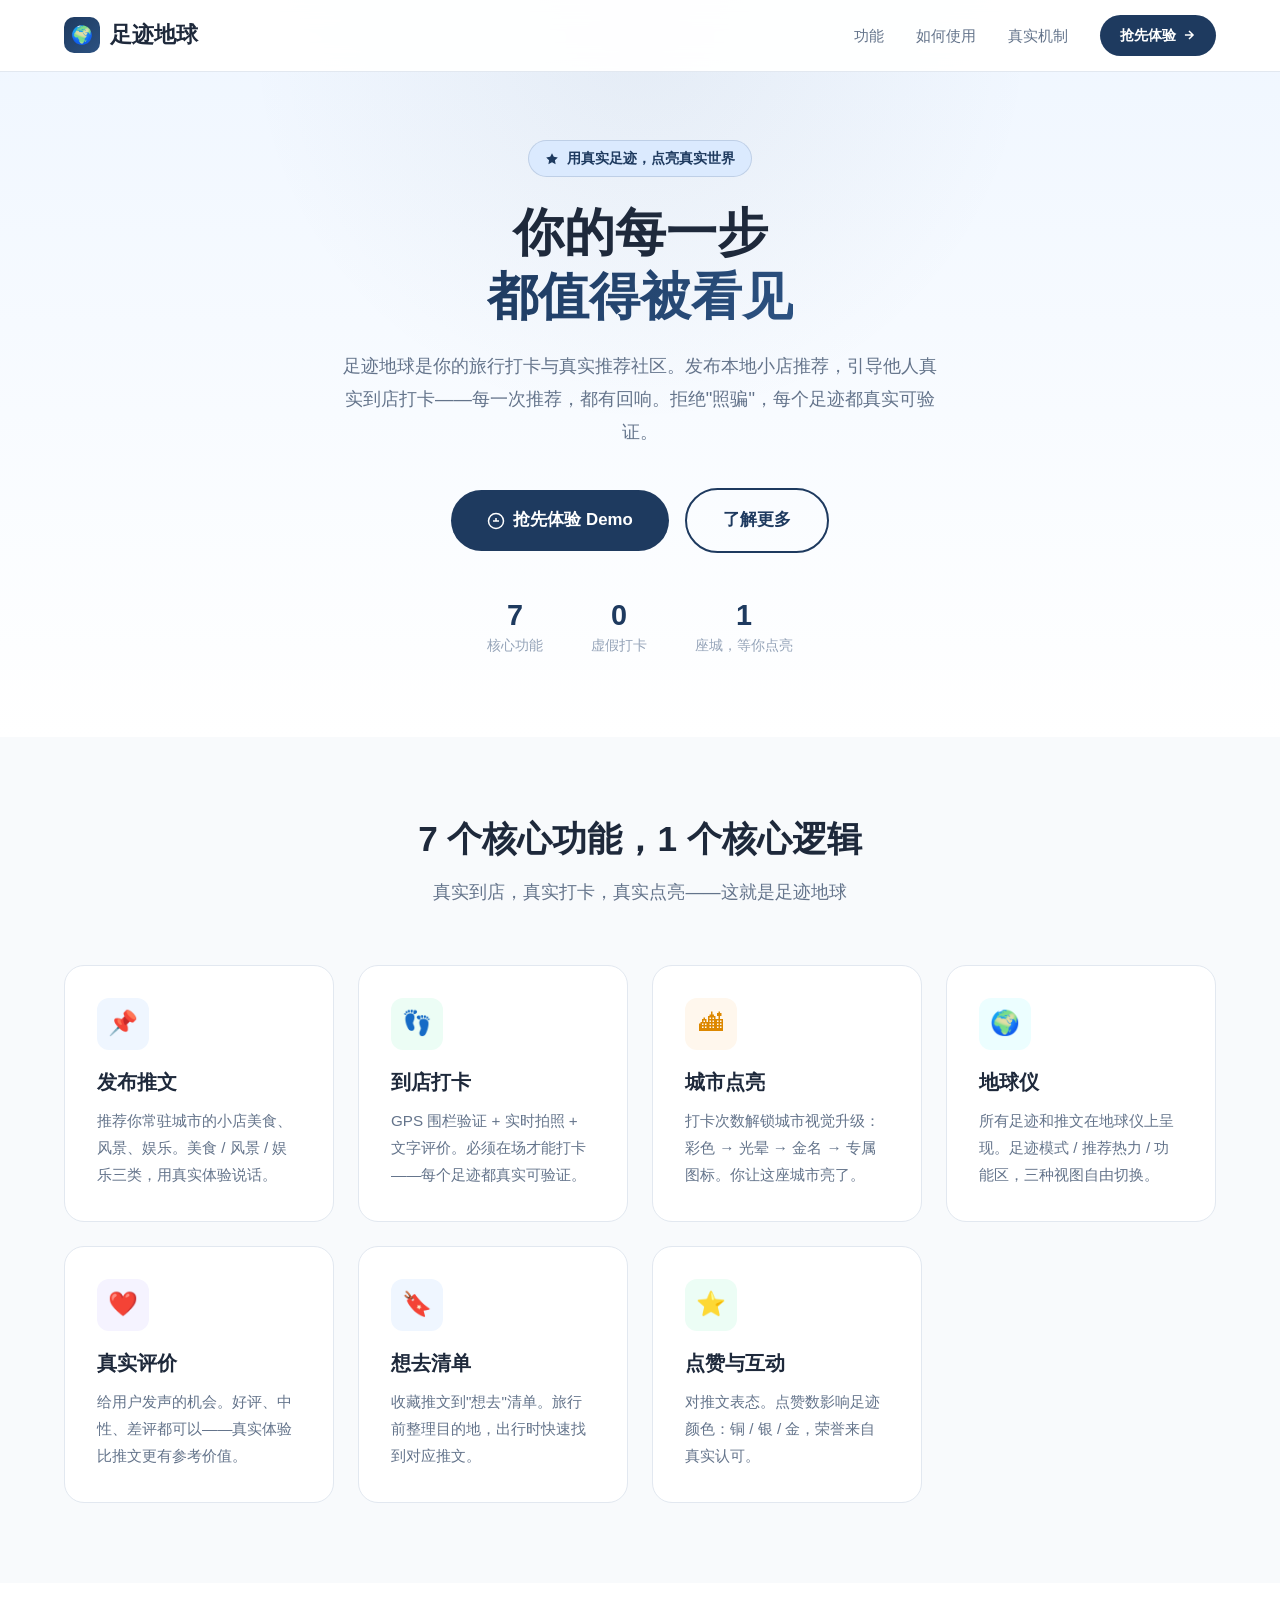
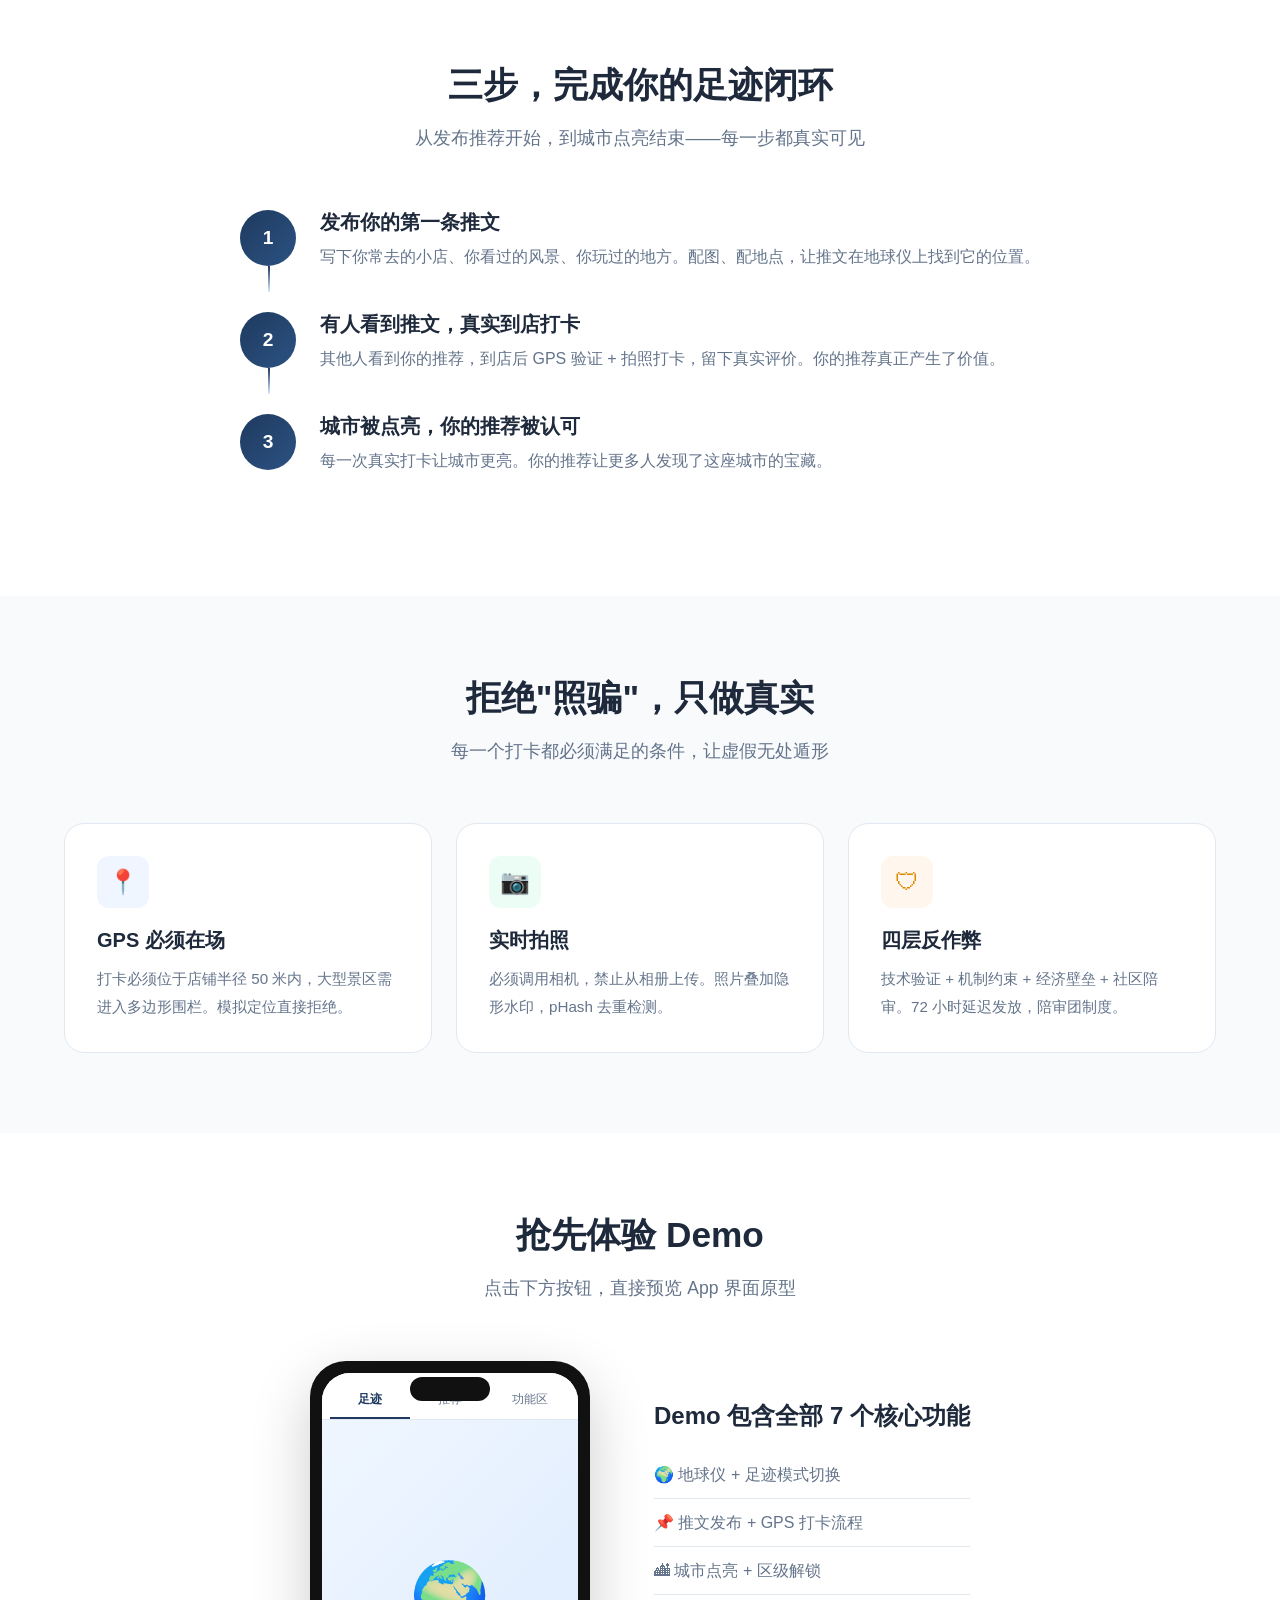
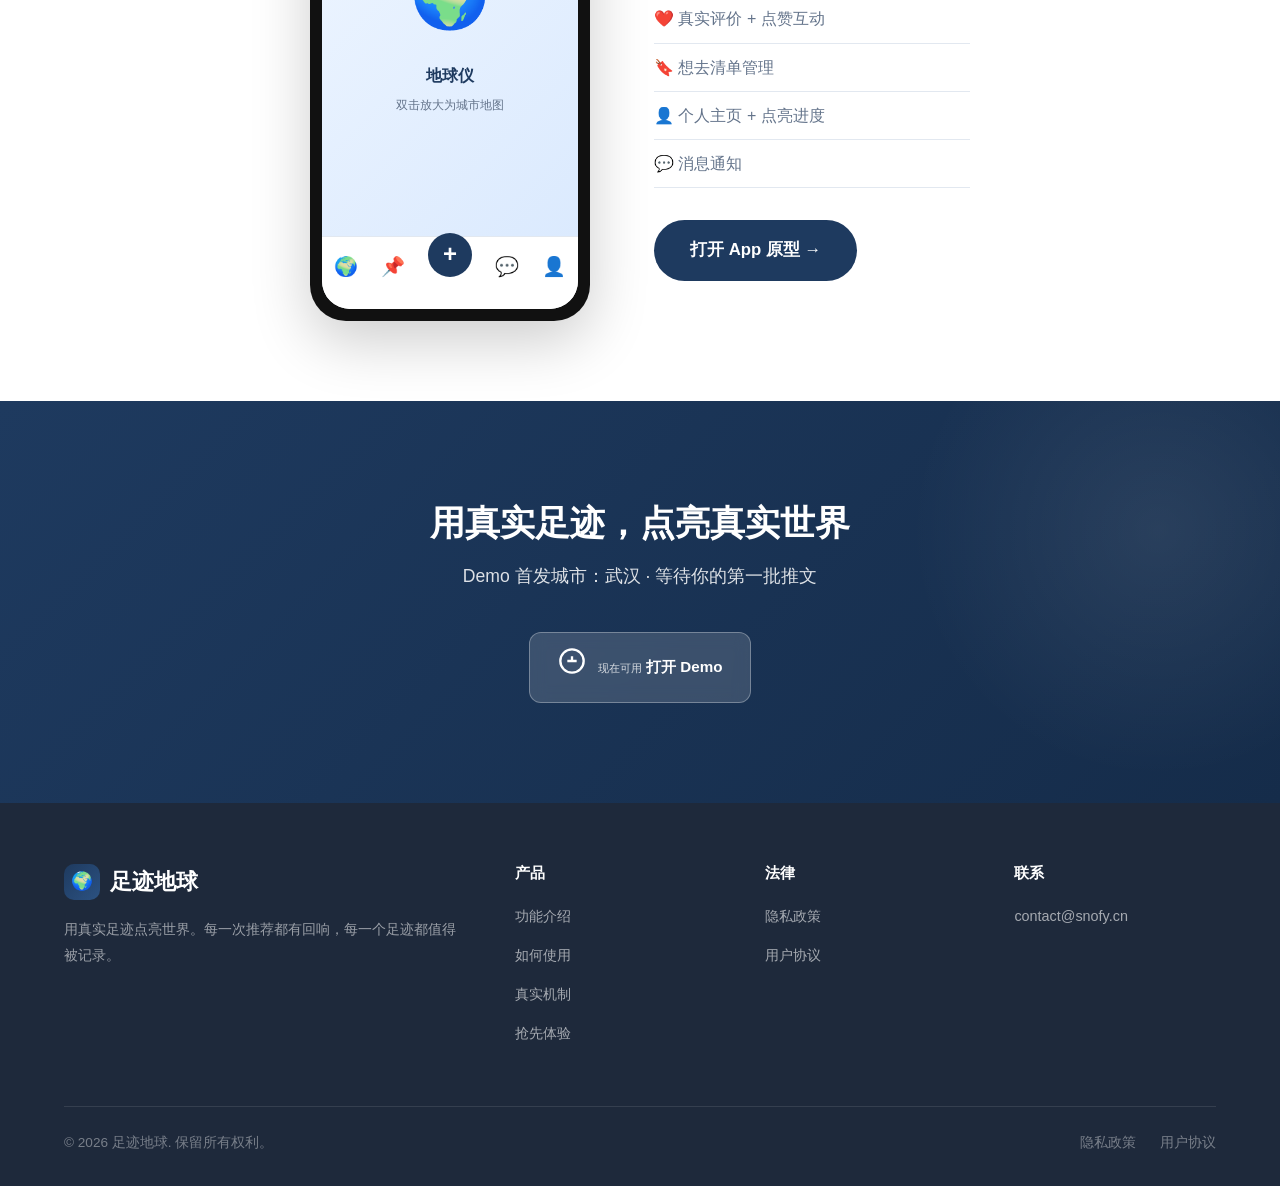
<file: index.html>
<!DOCTYPE html>
<html lang="zh-CN">
<head>
  <meta charset="UTF-8">
  <meta name="viewport" content="width=device-width, initial-scale=1.0">
  <meta name="description" content="足迹地球 — 用真实足迹点亮世界。每一次推荐都有回响，每一个足迹都值得被记录。">
  <meta name="keywords" content="旅游, 打卡, 社交, 真实推荐, 足迹, 城市点亮">
  <meta name="theme-color" content="#1E3A5F">
  <meta name="robots" content="index, follow">

  <meta property="og:title" content="足迹地球 — 用真实足迹点亮世界">
  <meta property="og:description" content="发布本地推荐 → 真实打卡 → 点亮城市。拒绝照骗，每个足迹都真实可验证。">
  <meta property="og:type" content="website">
  <meta property="og:url" content="https://snofy.cn">
  <meta property="og:image" content="https://snofy.cn/assets/images/og-cover.png">

  <title>足迹地球 — 用真实足迹点亮世界</title>

  <link rel="canonical" href="https://snofy.cn">
  <link rel="stylesheet" href="assets/css/style.css">
</head>
<body>

  <header class="header">
    <div class="container header-inner">
      <a href="/" class="logo">
        <div class="logo-icon">🌍</div>
        <span>足迹地球</span>
      </a>
      <nav class="nav">
        <a href="#features" class="nav-link">功能</a>
        <a href="#how" class="nav-link">如何使用</a>
        <a href="#truth" class="nav-link">真实机制</a>
        <a href="app.html" class="nav-cta">
          <span>抢先体验</span>
          <svg width="14" height="14" viewBox="0 0 24 24" fill="none" stroke="currentColor" stroke-width="2.5"><path d="M5 12h14M12 5l7 7-7 7"/></svg>
        </a>
      </nav>
      <button class="mobile-toggle" aria-label="菜单">
        <svg width="24" height="24" viewBox="0 0 24 24" fill="none" stroke="currentColor" stroke-width="2">
          <line x1="3" y1="6" x2="21" y2="6"/><line x1="3" y1="12" x2="21" y2="12"/><line x1="3" y1="18" x2="21" y2="18"/>
        </svg>
      </button>
    </div>
  </header>

  <section class="hero">
    <div class="container">
      <div class="hero-badge fade-in-up">
        <svg width="14" height="14" viewBox="0 0 24 24" fill="currentColor"><path d="M12 2l3.09 6.26L22 9.27l-5 4.87 1.18 6.88L12 17.77l-6.18 3.25L7 14.14 2 9.27l6.91-1.01L12 2z"/></svg>
        用真实足迹，点亮真实世界
      </div>
      <h1 class="fade-in-up delay-1">
        你的每一步<br><span class="highlight">都值得被看见</span>
      </h1>
      <p class="hero-desc fade-in-up delay-2">
        足迹地球是你的旅行打卡与真实推荐社区。发布本地小店推荐，引导他人真实到店打卡——每一次推荐，都有回响。拒绝"照骗"，每个足迹都真实可验证。
      </p>
      <div class="hero-actions fade-in-up delay-3">
        <a href="app.html" class="btn btn-primary btn-lg">
          <svg width="18" height="18" viewBox="0 0 24 24" fill="none" stroke="currentColor" stroke-width="2"><circle cx="12" cy="12" r="10"/><path d="M12 8v4M8 12h8"/></svg>
          抢先体验 Demo
        </a>
        <a href="#how" class="btn btn-outline btn-lg">了解更多</a>
      </div>
      <div class="hero-stats fade-in-up delay-4">
        <div class="hero-stat">
          <div class="hero-stat-num">7</div>
          <div class="hero-stat-label">核心功能</div>
        </div>
        <div class="hero-stat">
          <div class="hero-stat-num">0</div>
          <div class="hero-stat-label">虚假打卡</div>
        </div>
        <div class="hero-stat">
          <div class="hero-stat-num">1</div>
          <div class="hero-stat-label">座城，等你点亮</div>
        </div>
      </div>
    </div>
  </section>

  <section class="section section-alt" id="features">
    <div class="container">
      <div class="section-title">
        <h2>7 个核心功能，1 个核心逻辑</h2>
        <p>真实到店，真实打卡，真实点亮——这就是足迹地球</p>
      </div>
      <div class="grid-4">
        <div class="feature-card">
          <div class="feature-icon feature-icon-blue">📌</div>
          <h3>发布推文</h3>
          <p>推荐你常驻城市的小店美食、风景、娱乐。美食 / 风景 / 娱乐三类，用真实体验说话。</p>
        </div>
        <div class="feature-card">
          <div class="feature-icon feature-icon-green">👣</div>
          <h3>到店打卡</h3>
          <p>GPS 围栏验证 + 实时拍照 + 文字评价。必须在场才能打卡——每个足迹都真实可验证。</p>
        </div>
        <div class="feature-card">
          <div class="feature-icon feature-icon-orange">🏙</div>
          <h3>城市点亮</h3>
          <p>打卡次数解锁城市视觉升级：彩色 → 光晕 → 金名 → 专属图标。你让这座城市亮了。</p>
        </div>
        <div class="feature-card">
          <div class="feature-icon feature-icon-cyan">🌍</div>
          <h3>地球仪</h3>
          <p>所有足迹和推文在地球仪上呈现。足迹模式 / 推荐热力 / 功能区，三种视图自由切换。</p>
        </div>
        <div class="feature-card">
          <div class="feature-icon feature-icon-purple">❤️</div>
          <h3>真实评价</h3>
          <p>给用户发声的机会。好评、中性、差评都可以——真实体验比推文更有参考价值。</p>
        </div>
        <div class="feature-card">
          <div class="feature-icon feature-icon-blue">🔖</div>
          <h3>想去清单</h3>
          <p>收藏推文到"想去"清单。旅行前整理目的地，出行时快速找到对应推文。</p>
        </div>
        <div class="feature-card">
          <div class="feature-icon feature-icon-green">⭐</div>
          <h3>点赞与互动</h3>
          <p>对推文表态。点赞数影响足迹颜色：铜 / 银 / 金，荣誉来自真实认可。</p>
        </div>
      </div>
    </div>
  </section>

  <section class="section" id="how">
    <div class="container">
      <div class="section-title">
        <h2>三步，完成你的足迹闭环</h2>
        <p>从发布推荐开始，到城市点亮结束——每一步都真实可见</p>
      </div>
      <div class="step-list">
        <div class="step-item">
          <div class="step-num">1</div>
          <div class="step-content">
            <h3>发布你的第一条推文</h3>
            <p>写下你常去的小店、你看过的风景、你玩过的地方。配图、配地点，让推文在地球仪上找到它的位置。</p>
          </div>
        </div>
        <div class="step-item">
          <div class="step-num">2</div>
          <div class="step-content">
            <h3>有人看到推文，真实到店打卡</h3>
            <p>其他人看到你的推荐，到店后 GPS 验证 + 拍照打卡，留下真实评价。你的推荐真正产生了价值。</p>
          </div>
        </div>
        <div class="step-item">
          <div class="step-num">3</div>
          <div class="step-content">
            <h3>城市被点亮，你的推荐被认可</h3>
            <p>每一次真实打卡让城市更亮。你的推荐让更多人发现了这座城市的宝藏。</p>
          </div>
        </div>
      </div>
    </div>
  </section>

  <section class="section section-alt" id="truth">
    <div class="container">
      <div class="section-title">
        <h2>拒绝"照骗"，只做真实</h2>
        <p>每一个打卡都必须满足的条件，让虚假无处遁形</p>
      </div>
      <div class="grid-3">
        <div class="feature-card">
          <div class="feature-icon feature-icon-blue">📍</div>
          <h3>GPS 必须在场</h3>
          <p>打卡必须位于店铺半径 50 米内，大型景区需进入多边形围栏。模拟定位直接拒绝。</p>
        </div>
        <div class="feature-card">
          <div class="feature-icon feature-icon-green">📷</div>
          <h3>实时拍照</h3>
          <p>必须调用相机，禁止从相册上传。照片叠加隐形水印，pHash 去重检测。</p>
        </div>
        <div class="feature-card">
          <div class="feature-icon feature-icon-orange">🛡</div>
          <h3>四层反作弊</h3>
          <p>技术验证 + 机制约束 + 经济壁垒 + 社区陪审。72 小时延迟发放，陪审团制度。</p>
        </div>
      </div>
    </div>
  </section>

  <section class="section" id="app">
    <div class="container">
      <div class="section-title">
        <h2>抢先体验 Demo</h2>
        <p>点击下方按钮，直接预览 App 界面原型</p>
      </div>
      <div class="app-showcase">
        <div class="app-phone">
          <div class="app-phone-screen">
            <div class="app-mode-tabs">
              <span class="tab active">足迹</span>
              <span class="tab">推荐</span>
              <span class="tab">功能区</span>
            </div>
            <div class="app-globe-placeholder">
              <div class="globe-icon">🌍</div>
              <p>地球仪</p>
              <small>双击放大为城市地图</small>
            </div>
            <div class="app-bottom-nav">
             <span>🌍</span>
              <span>📌</span>
              <span class="nav-plus">+</span>
              <span>💬</span>
              <span>👤</span>
            </div>
          </div>
        </div>
        <div class="app-description">
          <h3>Demo 包含全部 7 个核心功能</h3>
          <ul class="app-feature-list">
           <li>🌍 地球仪 + 足迹模式切换</li>
           <li>📌 推文发布 + GPS 打卡流程</li>
           <li>🏙 城市点亮 + 区级解锁</li>
            <li>❤️ 真实评价 + 点赞互动</li>
            <li>🔖 想去清单管理</li>
            <li>👤 个人主页 + 点亮进度</li>
            <li>💬 消息通知</li>
          </ul>
          <a href="app.html" class="btn btn-primary btn-lg" style="margin-top: 32px; display: inline-flex;">打开 App 原型 →</a>
        </div>
      </div>
    </div>
  </section>

  <section class="download-section" id="download">
    <div class="container">
      <h2>用真实足迹，点亮真实世界</h2>
      <p style="margin-top: 16px; font-size: 1.1rem;">Demo 首发城市：武汉 · 等待你的第一批推文</p>
      <div class="download-buttons">
        <a href="app.html" class="download-btn">
          <div class="download-btn-icon">
            <svg width="28" height="28" viewBox="0 0 24 24" fill="none" stroke="currentColor" stroke-width="2"><circle cx="12" cy="12" r="10"/><path d="M12 8v4M8 12h8"/></svg>
          </div>
          <div class="download-btn-text">
            <small>现在可用</small>
            <span>打开 Demo</span>
          </div>
        </a>
      </div>
    </div>
  </section>

  <footer class="footer">
    <div class="container">
      <div class="footer-grid">
        <div class="footer-brand">
          <a href="/" class="logo">
            <div class="logo-icon">🌍</div>
            <span>足迹地球</span>
          </a>
          <p>用真实足迹点亮世界。每一次推荐都有回响，每一个足迹都值得被记录。</p>
        </div>
        <div class="footer-col">
          <h4>产品</h4>
          <ul>
            <li><a href="#features">功能介绍</a></li>
            <li><a href="#how">如何使用</a></li>
            <li><a href="#truth">真实机制</a></li>
            <li><a href="#app">抢先体验</a></li>
          </ul>
        </div>
        <div class="footer-col">
          <h4>法律</h4>
          <ul>
            <li><a href="privacy.html">隐私政策</a></li>
            <li><a href="terms.html">用户协议</a></li>
          </ul>
        </div>
        <div class="footer-col">
          <h4>联系</h4>
          <ul>
            <li><a href="mailto:contact@snofy.cn">contact@snofy.cn</a></li>
          </ul>
        </div>
      </div>
      <div class="footer-bottom">
        <span>© 2026 足迹地球. 保留所有权利。</span>
        <div class="footer-bottom-links">
          <a href="privacy.html">隐私政策</a>
          <a href="terms.html">用户协议</a>
        </div>
      </div>
    </div>
  </footer>

  <script src="assets/js/main.js"></script>
</body>
</html>
</file>
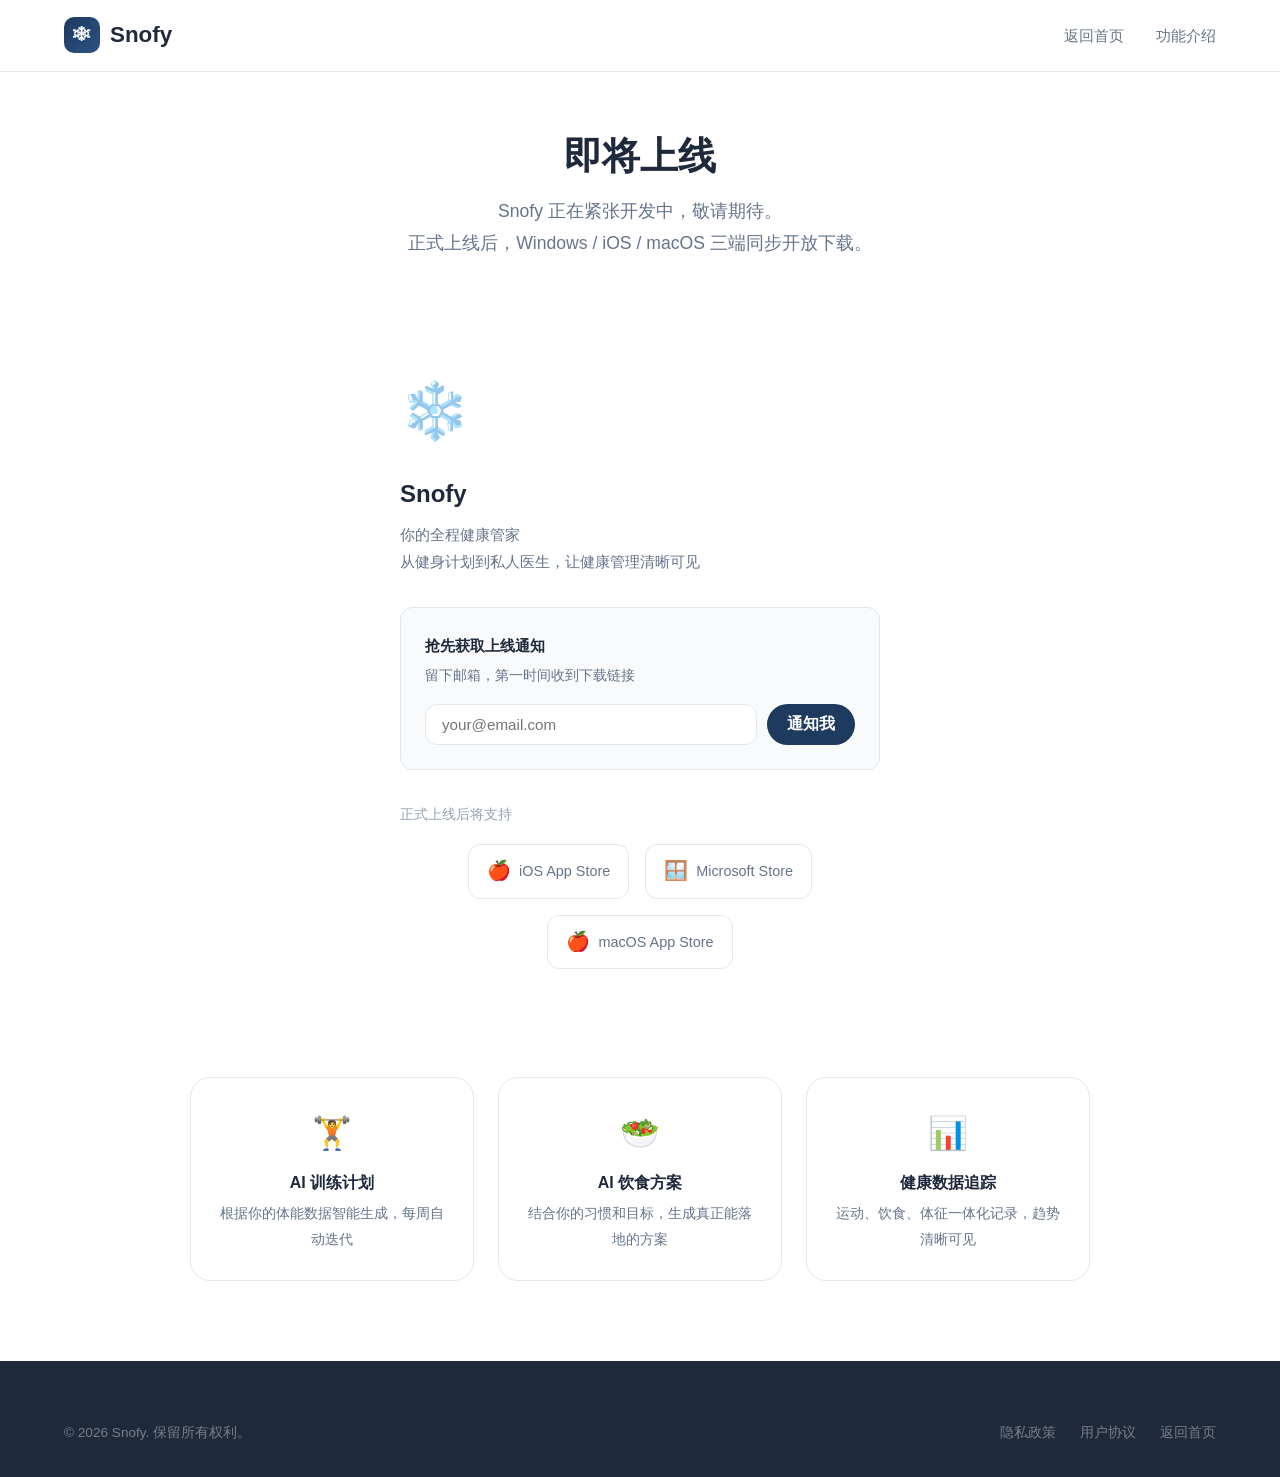
<file: download.html>
<!DOCTYPE html>
<html lang="zh-CN">
<head>
  <meta charset="UTF-8">
  <meta name="viewport" content="width=device-width, initial-scale=1.0">
  <meta name="description" content="下载 Snofy — 你的全程健康管家。支持 Windows、iOS、macOS 三端同步。">
  <title>下载 — Snofy</title>
  <link rel="stylesheet" href="assets/css/style.css">
  <link rel="canonical" href="https://snofy.cn/download.html">
</head>
<body>

  <!-- HEADER -->
  <header class="header">
    <div class="container header-inner">
      <a href="/" class="logo">
        <div class="logo-icon">❄</div>
        <span>Snofy</span>
      </a>
      <nav class="nav">
        <a href="/" class="nav-link">返回首页</a>
        <a href="/#features" class="nav-link">功能介绍</a>
      </nav>
    </div>
  </header>

  <!-- DOWNLOAD PAGE -->
  <section class="section" style="padding-top: calc(var(--header-height) + 60px); min-height: 80vh; display: flex; align-items: center;">
    <div class="container">
      <div class="section-title">
        <h2 style="font-size: 2.4rem;">即将上线</h2>
        <p style="margin-top: 12px;">Snofy 正在紧张开发中，敬请期待。<br>正式上线后，Windows / iOS / macOS 三端同步开放下载。</p>
      </div>

      <!-- Coming Soon Card -->
      <div style="max-width: 560px; margin: 0 auto;">
        <div class="app-preview" style="padding: 48px 40px;">
          <div style="font-size: 3.5rem; margin-bottom: 20px;">❄️</div>
          <h3 style="font-size: 1.5rem; margin-bottom: 12px;">Snofy</h3>
          <p style="color: var(--color-text-secondary); margin-bottom: 32px; font-size: 0.95rem;">你的全程健康管家<br>从健身计划到私人医生，让健康管理清晰可见</p>

          <!-- Notification Form -->
          <div style="background: var(--color-bg-alt); border: 1px solid var(--color-border); border-radius: var(--radius-md); padding: 24px; text-align: left;">
            <p style="font-weight: 600; color: var(--color-text); margin-bottom: 4px; font-size: 0.95rem;">抢先获取上线通知</p>
            <p style="font-size: 0.85rem; margin-bottom: 16px;">留下邮箱，第一时间收到下载链接</p>
            <form id="notify-form" style="display: flex; gap: 10px;" onsubmit="handleNotifySubmit(event)">
              <input
                type="email"
                placeholder="your@email.com"
                required
                style="flex:1; padding: 10px 16px; border: 1.5px solid var(--color-border); border-radius: var(--radius-md); font-size: 0.95rem; outline: none; font-family: inherit; transition: border-color 0.3s;"
                onfocus="this.style.borderColor='var(--color-primary)'"
                onblur="this.style.borderColor='var(--color-border)'"
              >
              <button type="submit" class="btn btn-primary" style="padding: 10px 20px; white-space: nowrap;">
                通知我
              </button>
            </form>
            <p id="notify-success" style="color: var(--color-success); font-size: 0.85rem; margin-top: 12px; display: none;"></p>
          </div>

          <!-- Platform Buttons -->
          <div style="margin-top: 32px;">
            <p style="font-size: 0.9rem; color: var(--color-text-light); margin-bottom: 16px;">正式上线后将支持</p>
            <div style="display: flex; justify-content: center; gap: 16px; flex-wrap: wrap;">
              <div style="display: flex; align-items: center; gap: 8px; padding: 10px 18px; border: 1.5px solid var(--color-border); border-radius: var(--radius-md); font-size: 0.9rem; color: var(--color-text-secondary);">
                <span style="font-size: 1.2rem;">🍎</span>
                <span>iOS App Store</span>
              </div>
              <div style="display: flex; align-items: center; gap: 8px; padding: 10px 18px; border: 1.5px solid var(--color-border); border-radius: var(--radius-md); font-size: 0.9rem; color: var(--color-text-secondary);">
                <span style="font-size: 1.2rem;">🪟</span>
                <span>Microsoft Store</span>
              </div>
              <div style="display: flex; align-items: center; gap: 8px; padding: 10px 18px; border: 1.5px solid var(--color-border); border-radius: var(--radius-md); font-size: 0.9rem; color: var(--color-text-secondary);">
                <span style="font-size: 1.2rem;">🍎</span>
                <span>macOS App Store</span>
              </div>
            </div>
          </div>
        </div>
      </div>

      <!-- Features Preview -->
      <div class="grid-3" style="max-width: 900px; margin: 60px auto 0;">
        <div class="feature-card" style="text-align: center; padding: 28px;">
          <div style="font-size: 2rem; margin-bottom: 12px;">🏋️</div>
          <h4 style="margin-bottom: 8px;">AI 训练计划</h4>
          <p style="font-size: 0.9rem;">根据你的体能数据智能生成，每周自动迭代</p>
        </div>
        <div class="feature-card" style="text-align: center; padding: 28px;">
          <div style="font-size: 2rem; margin-bottom: 12px;">🥗</div>
          <h4 style="margin-bottom: 8px;">AI 饮食方案</h4>
          <p style="font-size: 0.9rem;">结合你的习惯和目标，生成真正能落地的方案</p>
        </div>
        <div class="feature-card" style="text-align: center; padding: 28px;">
          <div style="font-size: 2rem; margin-bottom: 12px;">📊</div>
          <h4 style="margin-bottom: 8px;">健康数据追踪</h4>
          <p style="font-size: 0.9rem;">运动、饮食、体征一体化记录，趋势清晰可见</p>
        </div>
      </div>
    </div>
  </section>

  <!-- FOOTER -->
  <footer class="footer">
    <div class="container">
      <div class="footer-bottom" style="border:none; padding:0;">
        <span>© 2026 Snofy. 保留所有权利。</span>
        <div class="footer-bottom-links">
          <a href="privacy.html">隐私政策</a>
          <a href="terms.html">用户协议</a>
          <a href="/">返回首页</a>
        </div>
      </div>
    </div>
  </footer>

  <script>
    function handleNotifySubmit(e) {
      e.preventDefault();
      var form = e.target;
      var email = form.querySelector('input[type="email"]').value;
      var success = document.getElementById('notify-success');
      // Store in localStorage for MVP (in production, send to backend)
      var emails = JSON.parse(localStorage.getItem('snofy_notify') || '[]');
      if (!emails.includes(email)) {
        emails.push(email);
        localStorage.setItem('snofy_notify', JSON.stringify(emails));
      }
      success.textContent = '✅ 已记录！上线后我们会第一时间通知你。';
      success.style.display = 'block';
      form.querySelector('input[type="email"]').value = '';
      form.querySelector('button').textContent = '已记录';
      form.querySelector('button').disabled = true;
      form.querySelector('button').style.opacity = '0.6';
    }
  </script>
  <script src="assets/js/main.js"></script>
</body>
</html>
</file>
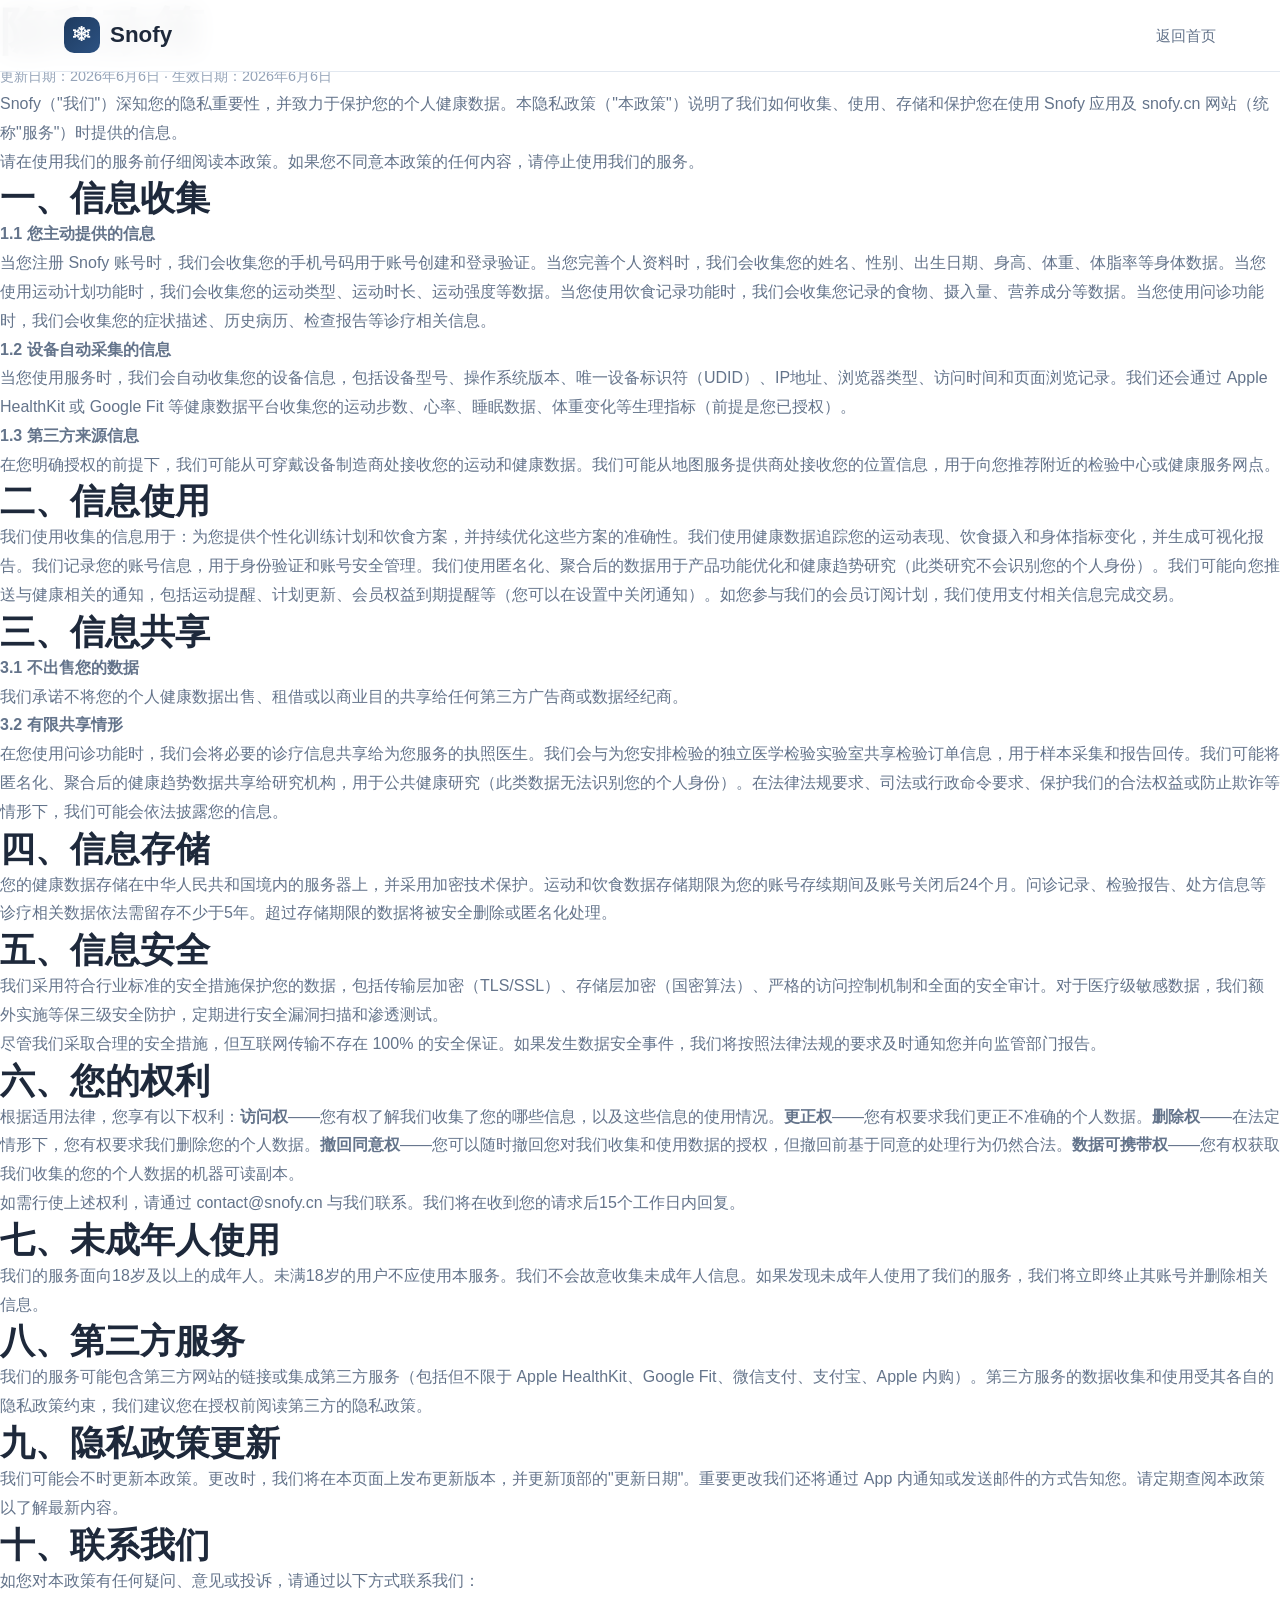
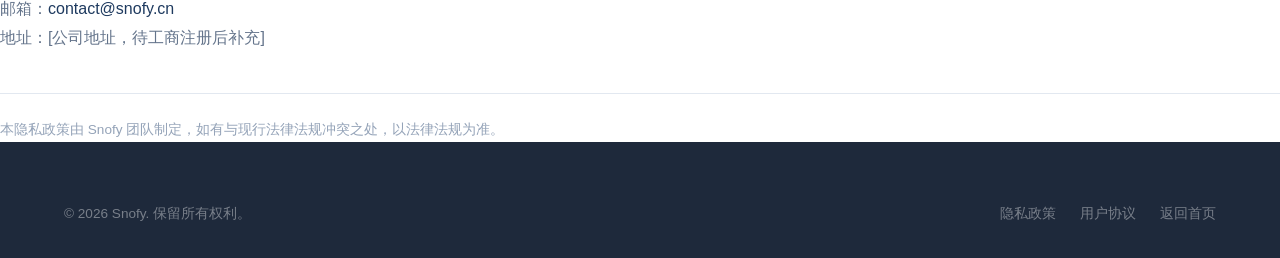
<file: privacy.html>
<!DOCTYPE html>
<html lang="zh-CN">
<head>
  <meta charset="UTF-8">
  <meta name="viewport" content="width=device-width, initial-scale=1.0">
  <meta name="description" content="Snofy 隐私政策 — 我们如何收集、使用和保护您的健康数据。">
  <title>隐私政策 — Snofy</title>
  <link rel="stylesheet" href="assets/css/style.css">
  <link rel="canonical" href="https://snofy.cn/privacy.html">
</head>
<body>

  <!-- HEADER -->
  <header class="header">
    <div class="container header-inner">
      <a href="/" class="logo">
        <div class="logo-icon">❄</div>
        <span>Snofy</span>
      </a>
      <nav class="nav">
        <a href="/" class="nav-link">返回首页</a>
      </nav>
    </div>
  </header>

  <!-- CONTENT -->
  <main class="legal-page">
    <header>
      <h1>隐私政策</h1>
      <p style="color:var(--color-text-light); font-size:0.9rem;">更新日期：2026年6月6日 · 生效日期：2026年6月6日</p>
    </header>

    <p>Snofy（"我们"）深知您的隐私重要性，并致力于保护您的个人健康数据。本隐私政策（"本政策"）说明了我们如何收集、使用、存储和保护您在使用 Snofy 应用及 snofy.cn 网站（统称"服务"）时提供的信息。</p>

    <p>请在使用我们的服务前仔细阅读本政策。如果您不同意本政策的任何内容，请停止使用我们的服务。</p>

    <h2>一、信息收集</h2>

    <p><strong>1.1 您主动提供的信息</strong></p>
    <p>当您注册 Snofy 账号时，我们会收集您的手机号码用于账号创建和登录验证。当您完善个人资料时，我们会收集您的姓名、性别、出生日期、身高、体重、体脂率等身体数据。当您使用运动计划功能时，我们会收集您的运动类型、运动时长、运动强度等数据。当您使用饮食记录功能时，我们会收集您记录的食物、摄入量、营养成分等数据。当您使用问诊功能时，我们会收集您的症状描述、历史病历、检查报告等诊疗相关信息。</p>

    <p><strong>1.2 设备自动采集的信息</strong></p>
    <p>当您使用服务时，我们会自动收集您的设备信息，包括设备型号、操作系统版本、唯一设备标识符（UDID）、IP地址、浏览器类型、访问时间和页面浏览记录。我们还会通过 Apple HealthKit 或 Google Fit 等健康数据平台收集您的运动步数、心率、睡眠数据、体重变化等生理指标（前提是您已授权）。</p>

    <p><strong>1.3 第三方来源信息</strong></p>
    <p>在您明确授权的前提下，我们可能从可穿戴设备制造商处接收您的运动和健康数据。我们可能从地图服务提供商处接收您的位置信息，用于向您推荐附近的检验中心或健康服务网点。</p>

    <h2>二、信息使用</h2>

    <p>我们使用收集的信息用于：为您提供个性化训练计划和饮食方案，并持续优化这些方案的准确性。我们使用健康数据追踪您的运动表现、饮食摄入和身体指标变化，并生成可视化报告。我们记录您的账号信息，用于身份验证和账号安全管理。我们使用匿名化、聚合后的数据用于产品功能优化和健康趋势研究（此类研究不会识别您的个人身份）。我们可能向您推送与健康相关的通知，包括运动提醒、计划更新、会员权益到期提醒等（您可以在设置中关闭通知）。如您参与我们的会员订阅计划，我们使用支付相关信息完成交易。</p>

    <h2>三、信息共享</h2>

    <p><strong>3.1 不出售您的数据</strong></p>
    <p>我们承诺不将您的个人健康数据出售、租借或以商业目的共享给任何第三方广告商或数据经纪商。</p>

    <p><strong>3.2 有限共享情形</strong></p>
    <p>在您使用问诊功能时，我们会将必要的诊疗信息共享给为您服务的执照医生。我们会与为您安排检验的独立医学检验实验室共享检验订单信息，用于样本采集和报告回传。我们可能将匿名化、聚合后的健康趋势数据共享给研究机构，用于公共健康研究（此类数据无法识别您的个人身份）。在法律法规要求、司法或行政命令要求、保护我们的合法权益或防止欺诈等情形下，我们可能会依法披露您的信息。</p>

    <h2>四、信息存储</h2>

    <p>您的健康数据存储在中华人民共和国境内的服务器上，并采用加密技术保护。运动和饮食数据存储期限为您的账号存续期间及账号关闭后24个月。问诊记录、检验报告、处方信息等诊疗相关数据依法需留存不少于5年。超过存储期限的数据将被安全删除或匿名化处理。</p>

    <h2>五、信息安全</h2>

    <p>我们采用符合行业标准的安全措施保护您的数据，包括传输层加密（TLS/SSL）、存储层加密（国密算法）、严格的访问控制机制和全面的安全审计。对于医疗级敏感数据，我们额外实施等保三级安全防护，定期进行安全漏洞扫描和渗透测试。</p>

    <p>尽管我们采取合理的安全措施，但互联网传输不存在 100% 的安全保证。如果发生数据安全事件，我们将按照法律法规的要求及时通知您并向监管部门报告。</p>

    <h2>六、您的权利</h2>

    <p>根据适用法律，您享有以下权利：<strong>访问权</strong>——您有权了解我们收集了您的哪些信息，以及这些信息的使用情况。<strong>更正权</strong>——您有权要求我们更正不准确的个人数据。<strong>删除权</strong>——在法定情形下，您有权要求我们删除您的个人数据。<strong>撤回同意权</strong>——您可以随时撤回您对我们收集和使用数据的授权，但撤回前基于同意的处理行为仍然合法。<strong>数据可携带权</strong>——您有权获取我们收集的您的个人数据的机器可读副本。</p>

    <p>如需行使上述权利，请通过 contact@snofy.cn 与我们联系。我们将在收到您的请求后15个工作日内回复。</p>

    <h2>七、未成年人使用</h2>

    <p>我们的服务面向18岁及以上的成年人。未满18岁的用户不应使用本服务。我们不会故意收集未成年人信息。如果发现未成年人使用了我们的服务，我们将立即终止其账号并删除相关信息。</p>

    <h2>八、第三方服务</h2>

    <p>我们的服务可能包含第三方网站的链接或集成第三方服务（包括但不限于 Apple HealthKit、Google Fit、微信支付、支付宝、Apple 内购）。第三方服务的数据收集和使用受其各自的隐私政策约束，我们建议您在授权前阅读第三方的隐私政策。</p>

    <h2>九、隐私政策更新</h2>

    <p>我们可能会不时更新本政策。更改时，我们将在本页面上发布更新版本，并更新顶部的"更新日期"。重要更改我们还将通过 App 内通知或发送邮件的方式告知您。请定期查阅本政策以了解最新内容。</p>

    <h2>十、联系我们</h2>

    <p>如您对本政策有任何疑问、意见或投诉，请通过以下方式联系我们：</p>
    <p>邮箱：<a href="mailto:contact@snofy.cn">contact@snofy.cn</a><br>
    地址：[公司地址，待工商注册后补充]</p>

    <p style="margin-top:40px; padding-top:24px; border-top:1px solid var(--color-border); color:var(--color-text-light); font-size:0.85rem;">
      本隐私政策由 Snofy 团队制定，如有与现行法律法规冲突之处，以法律法规为准。
    </p>
  </main>

  <!-- FOOTER -->
  <footer class="footer">
    <div class="container">
      <div class="footer-bottom" style="border:none; padding:0;">
        <span>© 2026 Snofy. 保留所有权利。</span>
        <div class="footer-bottom-links">
          <a href="privacy.html">隐私政策</a>
          <a href="terms.html">用户协议</a>
          <a href="/">返回首页</a>
        </div>
      </div>
    </div>
  </footer>

  <script src="assets/js/main.js"></script>
</body>
</html>
</file>
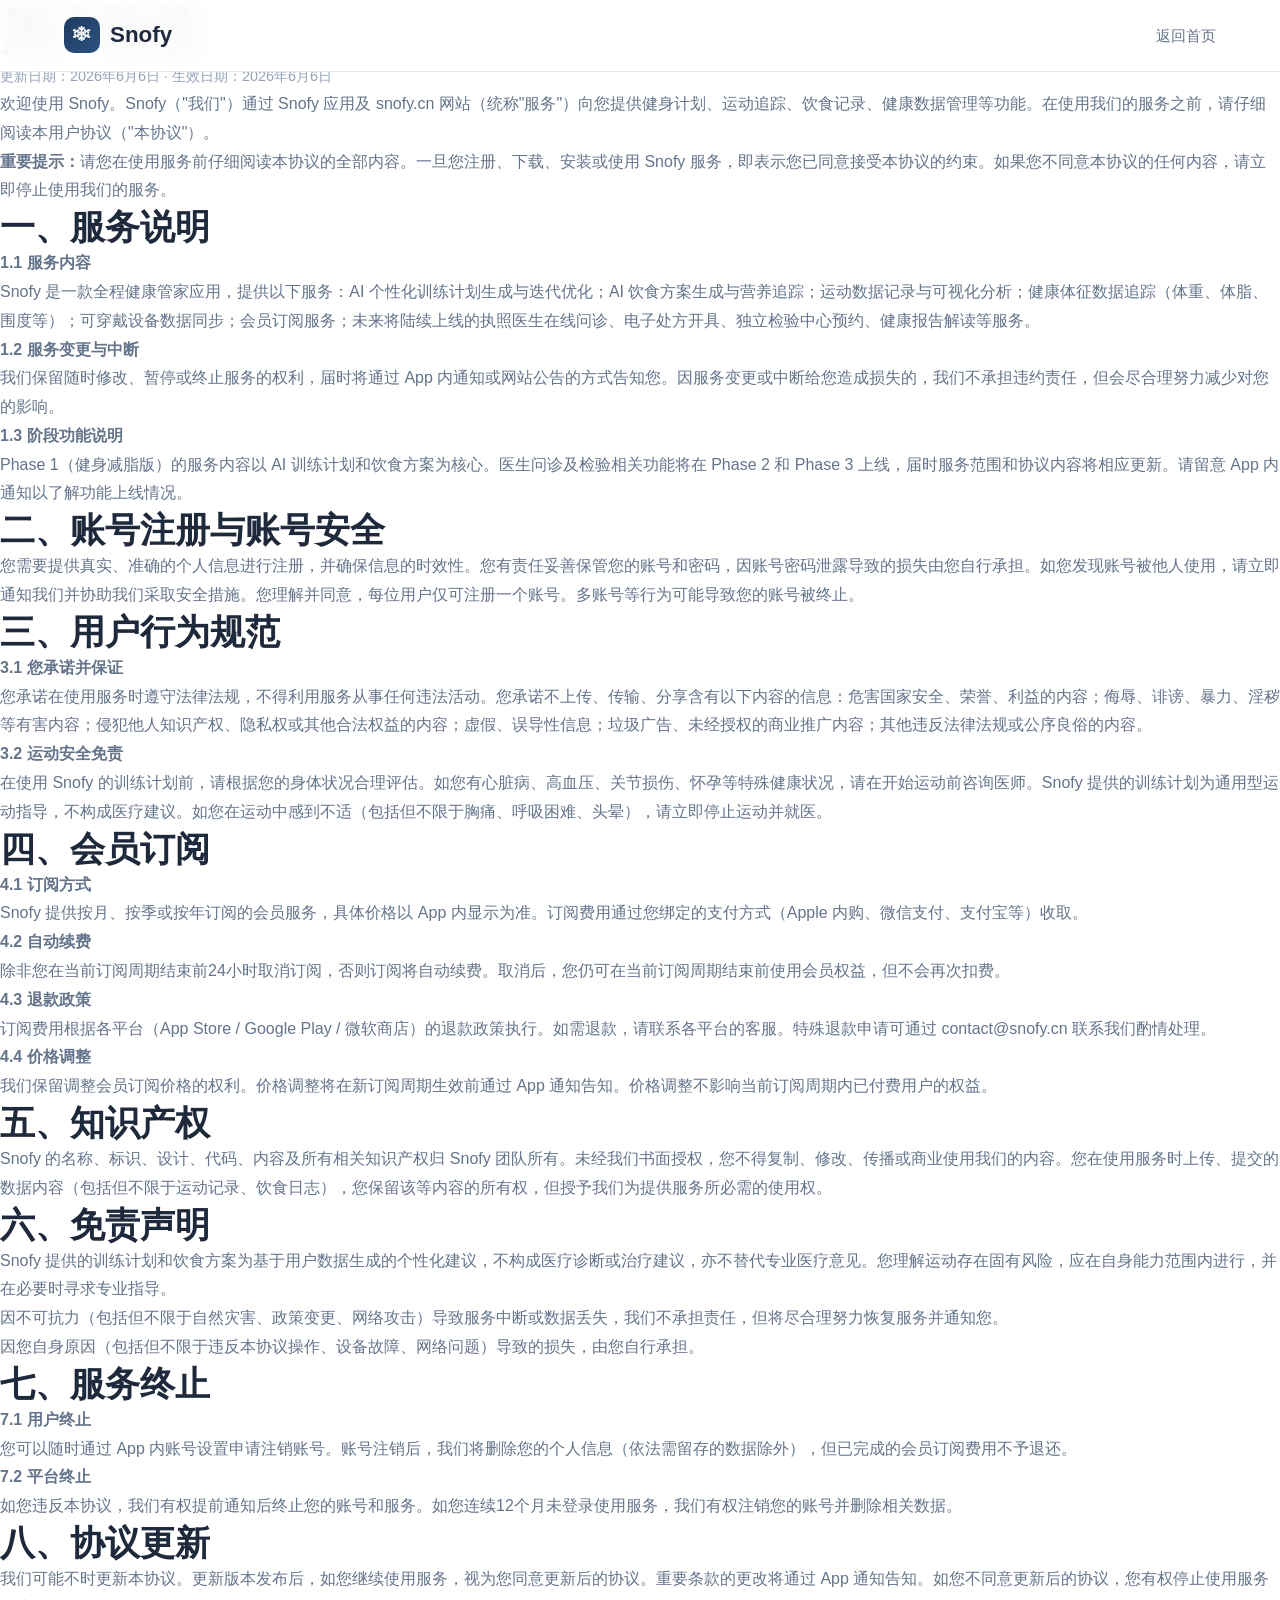
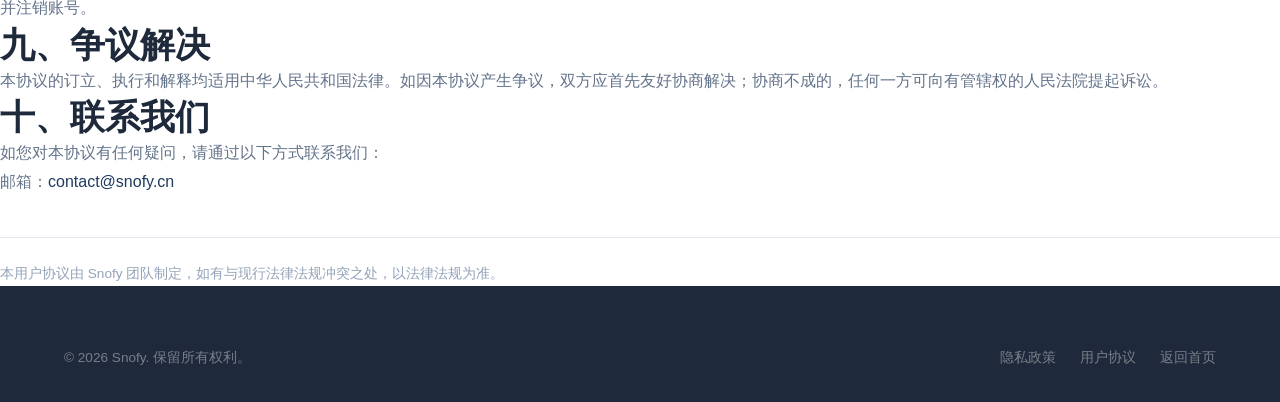
<file: terms.html>
<!DOCTYPE html>
<html lang="zh-CN">
<head>
  <meta charset="UTF-8">
  <meta name="viewport" content="width=device-width, initial-scale=1.0">
  <meta name="description" content="Snofy 用户协议 — 使用条款与条件。">
  <title>用户协议 — Snofy</title>
  <link rel="stylesheet" href="assets/css/style.css">
  <link rel="canonical" href="https://snofy.cn/terms.html">
</head>
<body>

  <!-- HEADER -->
  <header class="header">
    <div class="container header-inner">
      <a href="/" class="logo">
        <div class="logo-icon">❄</div>
        <span>Snofy</span>
      </a>
      <nav class="nav">
        <a href="/" class="nav-link">返回首页</a>
      </nav>
    </div>
  </header>

  <!-- CONTENT -->
  <main class="legal-page">
    <header>
      <h1>用户协议</h1>
      <p style="color:var(--color-text-light); font-size:0.9rem;">更新日期：2026年6月6日 · 生效日期：2026年6月6日</p>
    </header>

    <p>欢迎使用 Snofy。Snofy（"我们"）通过 Snofy 应用及 snofy.cn 网站（统称"服务"）向您提供健身计划、运动追踪、饮食记录、健康数据管理等功能。在使用我们的服务之前，请仔细阅读本用户协议（"本协议"）。</p>

    <p><strong>重要提示：</strong>请您在使用服务前仔细阅读本协议的全部内容。一旦您注册、下载、安装或使用 Snofy 服务，即表示您已同意接受本协议的约束。如果您不同意本协议的任何内容，请立即停止使用我们的服务。</p>

    <h2>一、服务说明</h2>

    <p><strong>1.1 服务内容</strong></p>
    <p>Snofy 是一款全程健康管家应用，提供以下服务：AI 个性化训练计划生成与迭代优化；AI 饮食方案生成与营养追踪；运动数据记录与可视化分析；健康体征数据追踪（体重、体脂、围度等）；可穿戴设备数据同步；会员订阅服务；未来将陆续上线的执照医生在线问诊、电子处方开具、独立检验中心预约、健康报告解读等服务。</p>

    <p><strong>1.2 服务变更与中断</strong></p>
    <p>我们保留随时修改、暂停或终止服务的权利，届时将通过 App 内通知或网站公告的方式告知您。因服务变更或中断给您造成损失的，我们不承担违约责任，但会尽合理努力减少对您的影响。</p>

    <p><strong>1.3 阶段功能说明</strong></p>
    <p>Phase 1（健身减脂版）的服务内容以 AI 训练计划和饮食方案为核心。医生问诊及检验相关功能将在 Phase 2 和 Phase 3 上线，届时服务范围和协议内容将相应更新。请留意 App 内通知以了解功能上线情况。</p>

    <h2>二、账号注册与账号安全</h2>

    <p>您需要提供真实、准确的个人信息进行注册，并确保信息的时效性。您有责任妥善保管您的账号和密码，因账号密码泄露导致的损失由您自行承担。如您发现账号被他人使用，请立即通知我们并协助我们采取安全措施。您理解并同意，每位用户仅可注册一个账号。多账号等行为可能导致您的账号被终止。</p>

    <h2>三、用户行为规范</h2>

    <p><strong>3.1 您承诺并保证</strong></p>
    <p>您承诺在使用服务时遵守法律法规，不得利用服务从事任何违法活动。您承诺不上传、传输、分享含有以下内容的信息：危害国家安全、荣誉、利益的内容；侮辱、诽谤、暴力、淫秽等有害内容；侵犯他人知识产权、隐私权或其他合法权益的内容；虚假、误导性信息；垃圾广告、未经授权的商业推广内容；其他违反法律法规或公序良俗的内容。</p>

    <p><strong>3.2 运动安全免责</strong></p>
    <p>在使用 Snofy 的训练计划前，请根据您的身体状况合理评估。如您有心脏病、高血压、关节损伤、怀孕等特殊健康状况，请在开始运动前咨询医师。Snofy 提供的训练计划为通用型运动指导，不构成医疗建议。如您在运动中感到不适（包括但不限于胸痛、呼吸困难、头晕），请立即停止运动并就医。</p>

    <h2>四、会员订阅</h2>

    <p><strong>4.1 订阅方式</strong></p>
    <p>Snofy 提供按月、按季或按年订阅的会员服务，具体价格以 App 内显示为准。订阅费用通过您绑定的支付方式（Apple 内购、微信支付、支付宝等）收取。</p>

    <p><strong>4.2 自动续费</strong></p>
    <p>除非您在当前订阅周期结束前24小时取消订阅，否则订阅将自动续费。取消后，您仍可在当前订阅周期结束前使用会员权益，但不会再次扣费。</p>

    <p><strong>4.3 退款政策</strong></p>
    <p>订阅费用根据各平台（App Store / Google Play / 微软商店）的退款政策执行。如需退款，请联系各平台的客服。特殊退款申请可通过 contact@snofy.cn 联系我们酌情处理。</p>

    <p><strong>4.4 价格调整</strong></p>
    <p>我们保留调整会员订阅价格的权利。价格调整将在新订阅周期生效前通过 App 通知告知。价格调整不影响当前订阅周期内已付费用户的权益。</p>

    <h2>五、知识产权</h2>

    <p>Snofy 的名称、标识、设计、代码、内容及所有相关知识产权归 Snofy 团队所有。未经我们书面授权，您不得复制、修改、传播或商业使用我们的内容。您在使用服务时上传、提交的数据内容（包括但不限于运动记录、饮食日志），您保留该等内容的所有权，但授予我们为提供服务所必需的使用权。</p>

    <h2>六、免责声明</h2>

    <p>Snofy 提供的训练计划和饮食方案为基于用户数据生成的个性化建议，不构成医疗诊断或治疗建议，亦不替代专业医疗意见。您理解运动存在固有风险，应在自身能力范围内进行，并在必要时寻求专业指导。</p>

    <p>因不可抗力（包括但不限于自然灾害、政策变更、网络攻击）导致服务中断或数据丢失，我们不承担责任，但将尽合理努力恢复服务并通知您。</p>

    <p>因您自身原因（包括但不限于违反本协议操作、设备故障、网络问题）导致的损失，由您自行承担。</p>

    <h2>七、服务终止</h2>

    <p><strong>7.1 用户终止</strong></p>
    <p>您可以随时通过 App 内账号设置申请注销账号。账号注销后，我们将删除您的个人信息（依法需留存的数据除外），但已完成的会员订阅费用不予退还。</p>

    <p><strong>7.2 平台终止</strong></p>
    <p>如您违反本协议，我们有权提前通知后终止您的账号和服务。如您连续12个月未登录使用服务，我们有权注销您的账号并删除相关数据。</p>

    <h2>八、协议更新</h2>

    <p>我们可能不时更新本协议。更新版本发布后，如您继续使用服务，视为您同意更新后的协议。重要条款的更改将通过 App 通知告知。如您不同意更新后的协议，您有权停止使用服务并注销账号。</p>

    <h2>九、争议解决</h2>

    <p>本协议的订立、执行和解释均适用中华人民共和国法律。如因本协议产生争议，双方应首先友好协商解决；协商不成的，任何一方可向有管辖权的人民法院提起诉讼。</p>

    <h2>十、联系我们</h2>

    <p>如您对本协议有任何疑问，请通过以下方式联系我们：</p>
    <p>邮箱：<a href="mailto:contact@snofy.cn">contact@snofy.cn</a></p>

    <p style="margin-top:40px; padding-top:24px; border-top:1px solid var(--color-border); color:var(--color-text-light); font-size:0.85rem;">
      本用户协议由 Snofy 团队制定，如有与现行法律法规冲突之处，以法律法规为准。
    </p>
  </main>

  <!-- FOOTER -->
  <footer class="footer">
    <div class="container">
      <div class="footer-bottom" style="border:none; padding:0;">
        <span>© 2026 Snofy. 保留所有权利。</span>
        <div class="footer-bottom-links">
          <a href="privacy.html">隐私政策</a>
          <a href="terms.html">用户协议</a>
          <a href="/">返回首页</a>
        </div>
      </div>
    </div>
  </footer>

  <script src="assets/js/main.js"></script>
</body>
</html>
</file>
<file: assets/css/style.css>
/* ============================================
   足迹地球 Website Stylesheet
   ============================================ */

:root {
  --color-primary: #1E3A5F;
  --color-primary-dark: #152C4A;
  --color-primary-light: #2C5282;
  --color-accent: #F6AD55;
  --color-accent-dark: #DD8800;
  --color-snow: #EFF6FF;
  --color-snow-dark: #DBEAFE;
  --color-text: #1E293B;
  --color-text-secondary: #64748B;
  --color-text-light: #94A3B8;
  --color-bg: #FFFFFF;
  --color-bg-alt: #F8FAFC;
  --color-border: #E2E8F0;
  --color-success: #10B981;
  --color-danger: #EF4444;

  --font-sans: 'PingFang SC', 'Hiragino Sans GB', 'Microsoft YaHei', 'Helvetica Neue', Helvetica, Arial, sans-serif;
  --radius-sm: 8px;
  --radius-md: 12px;
  --radius-lg: 20px;
  --radius-full: 9999px;
  --shadow-sm: 0 1px 3px rgba(0,0,0,0.06), 0 1px 2px rgba(0,0,0,0.04);
  --shadow-md: 0 4px 12px rgba(0,0,0,0.08);
  --shadow-lg: 0 12px 40px rgba(0,0,0,0.12);
  --shadow-card: 0 2px 16px rgba(30,58,95,0.08);
  --transition: all 0.3s cubic-bezier(0.4, 0, 0.2, 1);
  --max-width: 1200px;
  --header-height: 72px;
}

*, *::before, *::after { box-sizing: border-box; margin: 0; padding: 0; }
html { font-size: 16px; scroll-behavior: smooth; -webkit-text-size-adjust: 100%; }
body {
  font-family: var(--font-sans);
  color: var(--color-text);
  background: var(--color-bg);
  line-height: 1.7;
  -webkit-font-smoothing: antialiased;
}
img, video { max-width: 100%; display: block; }
a { color: var(--color-primary); text-decoration: none; transition: var(--transition); }
a:hover { color: var(--color-primary-dark); }
ul { list-style: none; }

h1, h2, h3, h4, h5 {
  font-weight: 700;
  line-height: 1.25;
  color: var(--color-text);
}
h1 { font-size: clamp(2rem, 5vw, 3.2rem); }
h2 { font-size: clamp(1.6rem, 3vw, 2.2rem); }
h3 { font-size: 1.25rem; }
p { color: var(--color-text-secondary); line-height: 1.8; }

.container { width: 100%; max-width: var(--max-width); margin: 0 auto; padding: 0 24px; }
.section { padding: 80px 0; }
.section-alt { background: var(--color-bg-alt); }
.section-title { text-align: center; margin-bottom: 56px; }
.section-title h2 { margin-bottom: 16px; }
.section-title p { font-size: 1.1rem; max-width: 560px; margin: 0 auto; }
.grid-2 { display: grid; grid-template-columns: repeat(2, 1fr); gap: 24px; }
.grid-3 { display: grid; grid-template-columns: repeat(3, 1fr); gap: 24px; }
.grid-4 { display: grid; grid-template-columns: repeat(4, 1fr); gap: 24px; }

.header {
  position: fixed; top: 0; left: 0; right: 0;
  height: var(--header-height);
  background: rgba(255,255,255,0.95);
  backdrop-filter: blur(12px);
  border-bottom: 1px solid var(--color-border);
  z-index: 1000;
}
.header-inner {
  display: flex; align-items: center; justify-content: space-between; height: 100%;
}
.logo { display: flex; align-items: center; gap: 10px; font-weight: 800; font-size: 1.4rem; color: var(--color-text); }
.logo:hover { color: var(--color-primary); }
.logo-icon {
  width: 36px; height: 36px;
  background: linear-gradient(135deg, var(--color-primary), var(--color-primary-light));
  border-radius: 10px;
  display: flex; align-items: center; justify-content: center;
  color: #fff; font-size: 1.1rem;
}
.nav { display: flex; align-items: center; gap: 32px; }
.nav-link { font-size: 0.95rem; color: var(--color-text-secondary); font-weight: 500; transition: var(--transition); position: relative; }
.nav-link::after { content: ''; position: absolute; bottom: -2px; left: 0; width: 0; height: 2px; background: var(--color-primary); border-radius: 1px; transition: width 0.3s; }
.nav-link:hover { color: var(--color-primary); }
.nav-link:hover::after { width: 100%; }
.nav-cta {
  display: inline-flex; align-items: center; gap: 6px;
  padding: 8px 20px;
  background: var(--color-primary);
  color: #fff; border-radius: var(--radius-full);
  font-weight: 600; font-size: 0.9rem;
  transition: var(--transition); white-space: nowrap;
}
.nav-cta:hover { background: var(--color-primary-dark); color: #fff; transform: translateY(-1px); box-shadow: 0 4px 16px rgba(30,58,95,0.3); }
.mobile-toggle { display: none; background: none; border: none; cursor: pointer; padding: 8px; }

.hero {
  padding: 140px 0 80px;
  background: linear-gradient(180deg, var(--color-snow) 0%, var(--color-bg) 100%);
  text-align: center; position: relative; overflow: hidden;
}
.hero::before {
  content: ''; position: absolute; top: -50%; left: 50%; transform: translateX(-50%);
  width: 800px; height: 800px;
  background: radial-gradient(circle, rgba(30,58,95,0.06) 0%, transparent 70%);
  pointer-events: none;
}
.hero-badge {
  display: inline-flex; align-items: center; gap: 8px;
  padding: 6px 16px;
  background: var(--color-snow-dark);
  border: 1px solid rgba(30,58,95,0.15);
  border-radius: var(--radius-full);
  font-size: 0.85rem; color: var(--color-primary); font-weight: 600;
  margin-bottom: 24px;
}
.hero h1 { margin-bottom: 20px; }
.hero h1 .highlight {
  background: linear-gradient(135deg, var(--color-primary), var(--color-primary-light));
  -webkit-background-clip: text; -webkit-text-fill-color: transparent; background-clip: text;
}
.hero-desc { font-size: 1.15rem; color: var(--color-text-secondary); max-width: 600px; margin: 0 auto 40px; }
.hero-actions { display: flex; align-items: center; justify-content: center; gap: 16px; flex-wrap: wrap; margin-bottom: 48px; }
.hero-stats { display: flex; align-items: center; justify-content: center; gap: 48px; flex-wrap: wrap; }
.hero-stat { text-align: center; }
.hero-stat-num { font-size: 1.8rem; font-weight: 800; color: var(--color-primary); line-height: 1; margin-bottom: 4px; }
.hero-stat-label { font-size: 0.85rem; color: var(--color-text-light); }

.btn {
  display: inline-flex; align-items: center; justify-content: center; gap: 8px;
  padding: 14px 28px; border-radius: var(--radius-full);
  font-weight: 600; font-size: 1rem; border: none; cursor: pointer;
  transition: var(--transition); text-decoration: none; white-space: nowrap;
}
.btn-primary { background: var(--color-primary); color: #fff; }
.btn-primary:hover { background: var(--color-primary-dark); color: #fff; transform: translateY(-2px); box-shadow: 0 8px 24px rgba(30,58,95,0.35); }
.btn-outline { background: transparent; color: var(--color-primary); border: 2px solid var(--color-primary); }
.btn-outline:hover { background: var(--color-primary); color: #fff; transform: translateY(-2px); }
.btn-sm { padding: 8px 18px; font-size: 0.9rem; }
.btn-lg { padding: 16px 36px; font-size: 1.05rem; }

.feature-card {
  background: var(--color-bg); border: 1px solid var(--color-border);
  border-radius: var(--radius-lg); padding: 32px;
  transition: var(--transition); position: relative; overflow: hidden;
}
.feature-card::before {
  content: ''; position: absolute; top: 0; left: 0; right: 0; height: 3px;
  background: linear-gradient(90deg, var(--color-primary), var(--color-accent));
  opacity: 0; transition: var(--transition);
}
.feature-card:hover { border-color: transparent; box-shadow: var(--shadow-card); transform: translateY(-4px); }
.feature-card:hover::before { opacity: 1; }
.feature-icon {
  width: 52px; height: 52px; border-radius: var(--radius-md);
  display: flex; align-items: center; justify-content: center;
  font-size: 1.5rem; margin-bottom: 20px;
}
.feature-icon-blue { background: #EFF6FF; color: var(--color-primary); }
.feature-icon-green { background: #ECFDF5; color: var(--color-success); }
.feature-icon-orange { background: #FFF7ED; color: var(--color-accent-dark); }
.feature-icon-cyan { background: #ECFEFF; color: #0891B2; }
.feature-icon-purple { background: #F5F3FF; color: #8B5CF6; }
.feature-card h3 { margin-bottom: 12px; }
.feature-card p { font-size: 0.95rem; margin: 0; }

.step-list { max-width: 800px; margin: 0 auto; }
.step-item { display: flex; align-items: flex-start; gap: 24px; margin-bottom: 40px; position: relative; }
.step-item:not(:last-child)::after {
  content: ''; position: absolute; left: 28px; top: 56px; bottom: -20px; width: 2px;
  background: linear-gradient(to bottom, var(--color-primary), var(--color-snow-dark));
}
.step-num {
  width: 56px; height: 56px; min-width: 56px; border-radius: 50%;
  background: linear-gradient(135deg, var(--color-primary), var(--color-primary-light));
  color: #fff; display: flex; align-items: center; justify-content: center;
  font-weight: 800; font-size: 1.2rem; position: relative; z-index: 1;
}
.step-content h3 { margin-bottom: 8px; }
.step-content p { margin: 0; }

/* App Preview Section */
.app-showcase {
  display: flex; align-items: center; justify-content: center; gap: 64px; flex-wrap: wrap;
}
.app-phone {
  width: 280px; height: 560px;
  background: #111; border-radius: 36px;
  padding: 12px;
  box-shadow: 0 20px 60px rgba(0,0,0,0.2);
  position: relative;
}
.app-phone::before {
  content: ''; position: absolute; top: 16px; left: 50%; transform: translateX(-50%);
  width: 80px; height: 24px; background: #111; border-radius: 12px;
  z-index: 10;
}
.app-phone-screen {
  width: 100%; height: 100%;
  background: #F8FAFC; border-radius: 28px;
  overflow: hidden; position: relative;
  display: flex; flex-direction: column;
}
.app-mode-tabs {
  display: flex; background: #fff; border-bottom: 1px solid #E2E8F0;
  padding: 8px 8px 0;
}
.app-mode-tabs .tab {
  flex: 1; text-align: center; padding: 8px 4px;
  font-size: 0.75rem; color: #64748B; cursor: pointer;
  border-bottom: 2px solid transparent;
}
.app-mode-tabs .tab.active {
  color: var(--color-primary); border-bottom-color: var(--color-primary); font-weight: 600;
}
.app-globe-placeholder {
  flex: 1; display: flex; flex-direction: column;
  align-items: center; justify-content: center;
  background: linear-gradient(135deg, #EFF6FF, #DBEAFE);
}
.globe-icon { font-size: 4rem; margin-bottom: 12px; }
.app-globe-placeholder p { font-size: 1rem; font-weight: 600; color: var(--color-primary); }
.app-globe-placeholder small { font-size: 0.75rem; color: #64748B; margin-top: 4px; }
.app-bottom-nav {
  display: flex; justify-content: space-around; align-items: center;
  padding: 8px 0 20px; background: #fff;
  border-top: 1px solid #E2E8F0;
}
.app-bottom-nav span { font-size: 1.2rem; cursor: pointer; }
.app-bottom-nav .nav-plus {
  width: 44px; height: 44px; background: var(--color-primary);
  color: #fff; border-radius: 50%;
  display: flex; align-items: center; justify-content: center;
  font-size: 1.5rem; font-weight: 700;
  transform: translateY(-12px);
}
.app-description { max-width: 400px; }
.app-description h3 { font-size: 1.5rem; margin-bottom: 20px; }
.app-feature-list li {
  padding: 10px 0; border-bottom: 1px solid var(--color-border);
  font-size: 1rem; color: var(--color-text-secondary);
}

.download-section {
  background: linear-gradient(135deg, var(--color-primary) 0%, #152C4A 100%);
  color: #fff; text-align: center; padding: 100px 0; position: relative; overflow: hidden;
}
.download-section::before {
  content: ''; position: absolute; top: -30%; right: -10%;
  width: 500px; height: 500px;
  background: radial-gradient(circle, rgba(255,255,255,0.08) 0%, transparent 70%);
  pointer-events: none;
}
.download-section h2, .download-section p { color: #fff; }
.download-section p { opacity: 0.85; }
.download-buttons { display: flex; align-items: center; justify-content: center; gap: 16px; flex-wrap: wrap; margin-top: 40px; }
.download-btn {
  display: inline-flex; align-items: center; gap: 12px;
  padding: 14px 28px;
  background: rgba(255,255,255,0.15); border: 1.5px solid rgba(255,255,255,0.3);
  border-radius: var(--radius-md); color: #fff; font-weight: 600;
  transition: var(--transition); backdrop-filter: blur(8px);
}
.download-btn:hover { background: rgba(255,255,255,0.25); color: #fff; transform: translateY(-2px); border-color: rgba(255,255,255,0.5); }
.download-btn-icon { font-size: 1.4rem; }
.download-btn-text { text-align: left; line-height: 1.3; }
.download-btn-text small { font-size: 0.7rem; opacity: 0.8; font-weight: 400; }
.download-btn-text span { font-size: 0.95rem; }

.footer {
  background: var(--color-text); color: rgba(255,255,255,0.7); padding: 60px 0 32px;
}
.footer-grid { display: grid; grid-template-columns: 2fr 1fr 1fr 1fr; gap: 48px; margin-bottom: 48px; }
.footer-brand .logo { color: #fff; margin-bottom: 16px; display: inline-flex; }
.footer-brand p { color: rgba(255,255,255,0.55); font-size: 0.9rem; margin: 0; }
.footer-col h4 { color: #fff; font-size: 0.95rem; font-weight: 700; margin-bottom: 20px; }
.footer-col ul li { margin-bottom: 12px; }
.footer-col ul li a { color: rgba(255,255,255,0.6); font-size: 0.9rem; }
.footer-col ul li a:hover { color: #fff; }
.footer-bottom {
  border-top: 1px solid rgba(255,255,255,0.1); padding-top: 24px;
  display: flex; align-items: center; justify-content: space-between;
  font-size: 0.85rem; color: rgba(255,255,255,0.4);
}
.footer-bottom-links { display: flex; gap: 24px; }
.footer-bottom-links a { color: rgba(255,255,255,0.4); }
.footer-bottom-links a:hover { color: rgba(255,255,255,0.8); }

@media (max-width: 1024px) {
  .footer-grid { grid-template-columns: 1fr 1fr; gap: 40px; }
  .grid-4 { grid-template-columns: repeat(2, 1fr); }
}
@media (max-width: 768px) {
  .nav { display: none; }
  .mobile-toggle { display: block; }
  .grid-2, .grid-3 { grid-template-columns: 1fr; }
  .grid-4 { grid-template-columns: 1fr; }
  .section { padding: 60px 0; }
  .hero { padding: 120px 0 60px; }
  .hero-stats { gap: 32px; }
  .footer-grid { grid-template-columns: 1fr; gap: 32px; }
  .footer-bottom { flex-direction: column; gap: 16px; text-align: center; }
  .download-buttons { flex-direction: column; }
  .step-item:not(:last-child)::after { display: none; }
  .app-showcase { flex-direction: column; gap: 32px; }
}
@media (max-width: 480px) {
  .container { padding: 0 16px; }
  .hero-actions { flex-direction: column; }
  .hero-actions .btn { width: 100%; }
}

@keyframes fadeInUp {
  from { opacity: 0; transform: translateY(24px); }
  to { opacity: 1; transform: translateY(0); }
}
.fade-in-up { animation: fadeInUp 0.6s ease forwards; }
.delay-1 { animation-delay: 0.1s; }
.delay-2 { animation-delay: 0.2s; }
.delay-3 { animation-delay: 0.3s; }
.delay-4 { animation-delay: 0.4s; }
</file>
